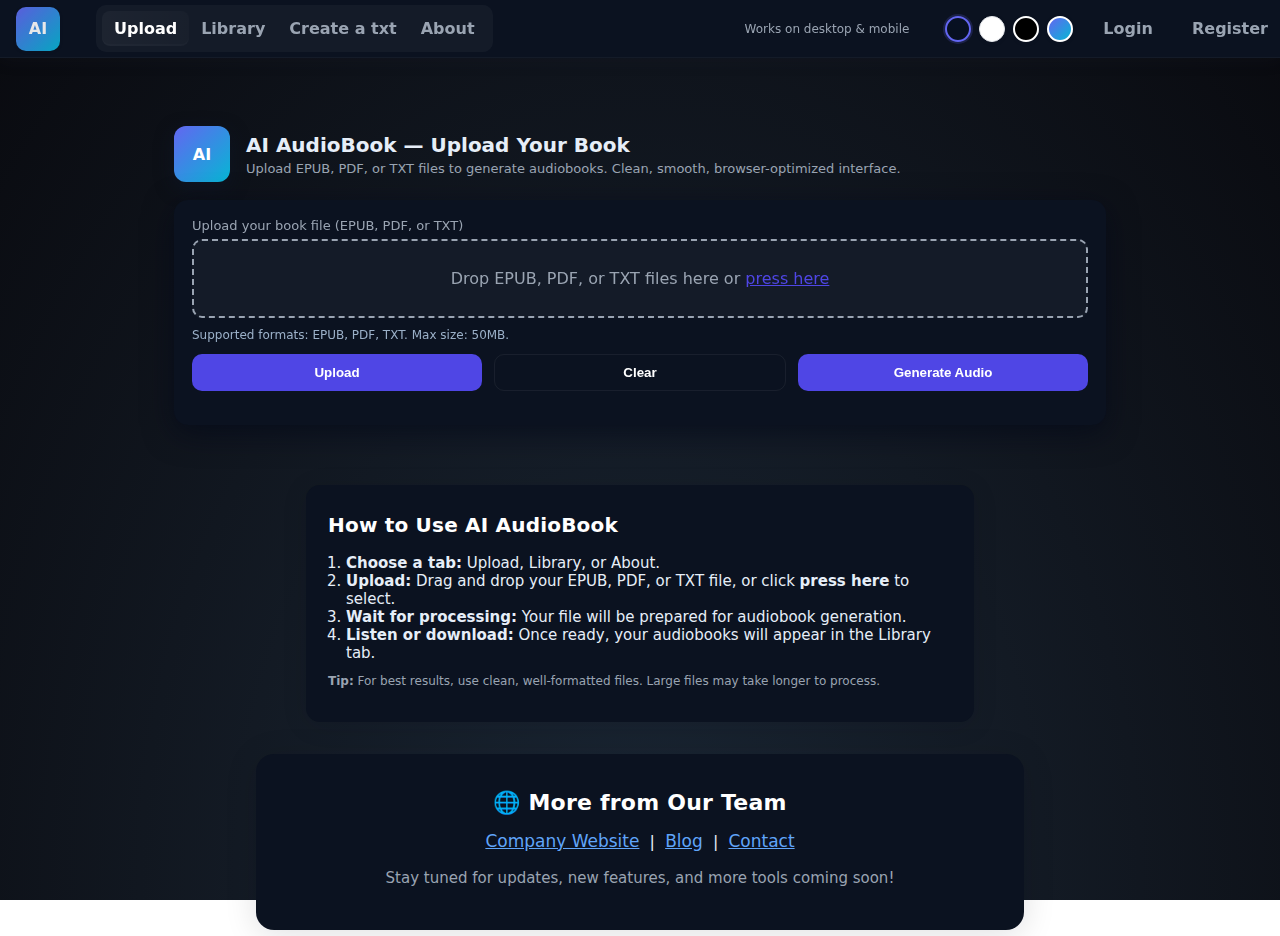
<file: index.html>
<!doctype html>
<html lang="en">
<head>
  <meta charset="utf-8" />
  <meta name="viewport" content="width=device-width,initial-scale=1" />
  <title>AI AudioBook — Upload</title>
  <meta name="description" content="Upload EPUB, PDF, or TXT files to generate audiobooks. Clean, smooth, browser-optimized interface." />
  <link rel="stylesheet" href="static/css/style.css">
</head>
<body>
  <div class="topbar">
    <div class="topbar-logo" aria-label="Logo placeholder">AI</div>
    <div class="tabs" role="tablist" aria-label="Choose type">
      <div class="tab active" data-type="upload">Upload</div>
      <div class="tab" data-type="library">Library</div>
      <div class="tab" data-type="create">Create a txt</div>
      <div class="tab" data-type="about">About</div>
    </div>
    <div class="small">Works on desktop & mobile</div>
    <div class="color-switcher" title="Change color theme">
      <button class="color-btn" data-theme="default" aria-label="Default theme" style="background:linear-gradient(180deg,#071023 0%, #071020 60%);"></button>
      <button class="color-btn" data-theme="white" aria-label="White theme" style="background:#fff;border:1px solid #e5e7eb"></button>
      <button class="color-btn" data-theme="black" aria-label="Black theme" style="background:#000;"></button>
      <button id="pickerBtn" class="color-btn" data-theme="picker" style="background: linear-gradient(135deg,#6366f1,#06b6d4)"></button>
      <input type="color" id="colorPicker" style="display:none">
    </div>
    <div class="topbar-auth-dropdown" tabindex="0">
      <span class="auth-icon" aria-label="Account"></span>
      <div class="auth-dropdown-menu">
        <div class="tab" data-type="login" style="display:inline-block; margin-right:10px;">Login</div>
        <div class="tab" data-type="register" style="display:inline-block;">Register</div>
      </div>
    </div>
  </div>
  <div class="wrap">
    <header>
      <div class="logo">AI</div>
      <div>
        <h1>AI AudioBook — Upload Your Book</h1>
        <p class="lead">Upload EPUB, PDF, or TXT files to generate audiobooks. Clean, smooth, browser-optimized interface.</p>
      </div>
    </header>

    <div class="card">
      <!-- Upload panel -->
      <div id="panel-upload" class="panel">
        <div class="field">
          <label>Upload your book file (EPUB, PDF, or TXT)</label>
          <div id="drop-area" class="drop-area">
            <span id="drop-area-text">Drop EPUB, PDF, or TXT files here or <span id="choose-file-link" style="color:#4f46e5;cursor:pointer;text-decoration:underline;">press here</span></span>
            <input id="input-file" type="file" accept=".epub,.pdf,.txt" style="display:none" />
          </div>
          <div class="hint" id="file-hint">
            Supported formats: EPUB, PDF, TXT. Max size: 50MB.
          </div>
          <div class="file-error" id="file-error" style="display:none"></div>
        </div>
        <div class="field row">
          <button id="btn-upload" disabled>Upload</button>
          <button class="ghost" id="btn-clear">Clear</button>
          <button id="btn-generate-audio" disabled>Generate Audio</button>
        </div>
        <ul id="file-list" style="margin-top:12px"></ul>
      </div>

      <!-- Library panel -->
      <div id="panel-library" class="panel" style="display:none">
        <div class="field">
          <label>Your uploaded audiobooks will appear here.</label>
        </div>
        <div class="hint">No books yet.</div>
      </div>

      <!-- Panel Login -->
      <div id="panel-login" class="panel" style="display:none; padding:15px; border:1px solid #ccc; border-radius:8px; width:250px;">
        <div class="field">
          <label>Login to your account</label><br><br>

          <label>Username:</label><br>
          <input type="text" style="width:100%; padding:6px; margin:5px 0; border:1px solid #aaa; border-radius:4px;"><br>

          <label>Password:</label><br>
          <input type="password" style="width:100%; padding:6px; margin:5px 0; border:1px solid #aaa; border-radius:4px;">
        </div>
        <div class="hint" style="margin-top:10px; color:#666; font-size:14px;">Enter your login details above.</div>
      </div>

      <!-- Panel Register -->
      <div id="panel-register" class="panel" style="display:none; padding:15px; border:1px solid #ccc; border-radius:8px; width:250px;">
        <div class="field">
          <label>Create a new account</label><br><br>

          <label>Username:</label><br>
          <input type="text" style="width:100%; padding:6px; margin:5px 0; border:1px solid #aaa; border-radius:4px;"><br>

          <label>Email:</label><br>
          <input type="email" style="width:100%; padding:6px; margin:5px 0; border:1px solid #aaa; border-radius:4px;"><br>

          <label>Password:</label><br>
          <input type="password" style="width:100%; padding:6px; margin:5px 0; border:1px solid #aaa; border-radius:4px;">
        </div>
        <div class="hint" style="margin-top:10px; color:#666; font-size:14px;">Fill in your details to register.</div>
      </div>

      <!-- Create txt file by sigma-->
      <div id="panel-create" class="panel" style="display:none">
        <h3>Create TXT</h3>

        <div class="field">
          <label for="filename">Name file:</label>
          <input type="text" id="filename" placeholder="enter-file-name">
        </div>
        <br>

        <div class="field">
          <label for="content">Content:</label><br>
          <textarea id="content" rows="6" cols="40" placeholder="enter-content-here"></textarea>
        </div>
        <br>

        <button onclick="downloadTxt()">Download TXT file</button>
      </div>

      <!-- About panel -->
      <div id="panel-about" class="panel" style="display:none">
        <div class="field">
          <label>About AI AudioBook</label>
          <div class="hint">
            This tool lets you upload your book files and generate audiobooks using AI. All processing happens securely in your browser or on our servers.
          </div>
        </div>
      </div>
    </div>
  </div>

  <!-- Simple Guide Section -->
  <section class="guide-section">
    <div class="guide-card">
      <h2>How to Use AI AudioBook</h2>
      <ol>
        <li><strong>Choose a tab:</strong> Upload, Library, or About.</li>
        <li><strong>Upload:</strong> Drag and drop your EPUB, PDF, or TXT file, or click <b>press here</b> to select.</li>
        <li><strong>Wait for processing:</strong> Your file will be prepared for audiobook generation.</li>
        <li><strong>Listen or download:</strong> Once ready, your audiobooks will appear in the Library tab.</li>
      </ol>
      <p class="small" style="margin-top:12px;color:var(--muted)">
        <b>Tip:</b> For best results, use clean, well-formatted files. Large files may take longer to process.
      </p>
    </div>
  </section>

  <!-- Persistent Bottom Info Section -->
  <section class="bottom-info-section">
    <div class="bottom-info-card">
      <h2>🌐 More from Our Team</h2>
      <p>
        <a href="#" target="_blank">Company Website</a> &nbsp;|&nbsp;
        <a href="#" target="_blank">Blog</a> &nbsp;|&nbsp;
        <a href="#" target="_blank">Contact</a>
      </p>
      <p class="bottom-note">
        Stay tuned for updates, new features, and more tools coming soon!
      </p>
    </div>
  </section>
<script src = 'static/js/script.js'></script>
</body>
</html>
</file>
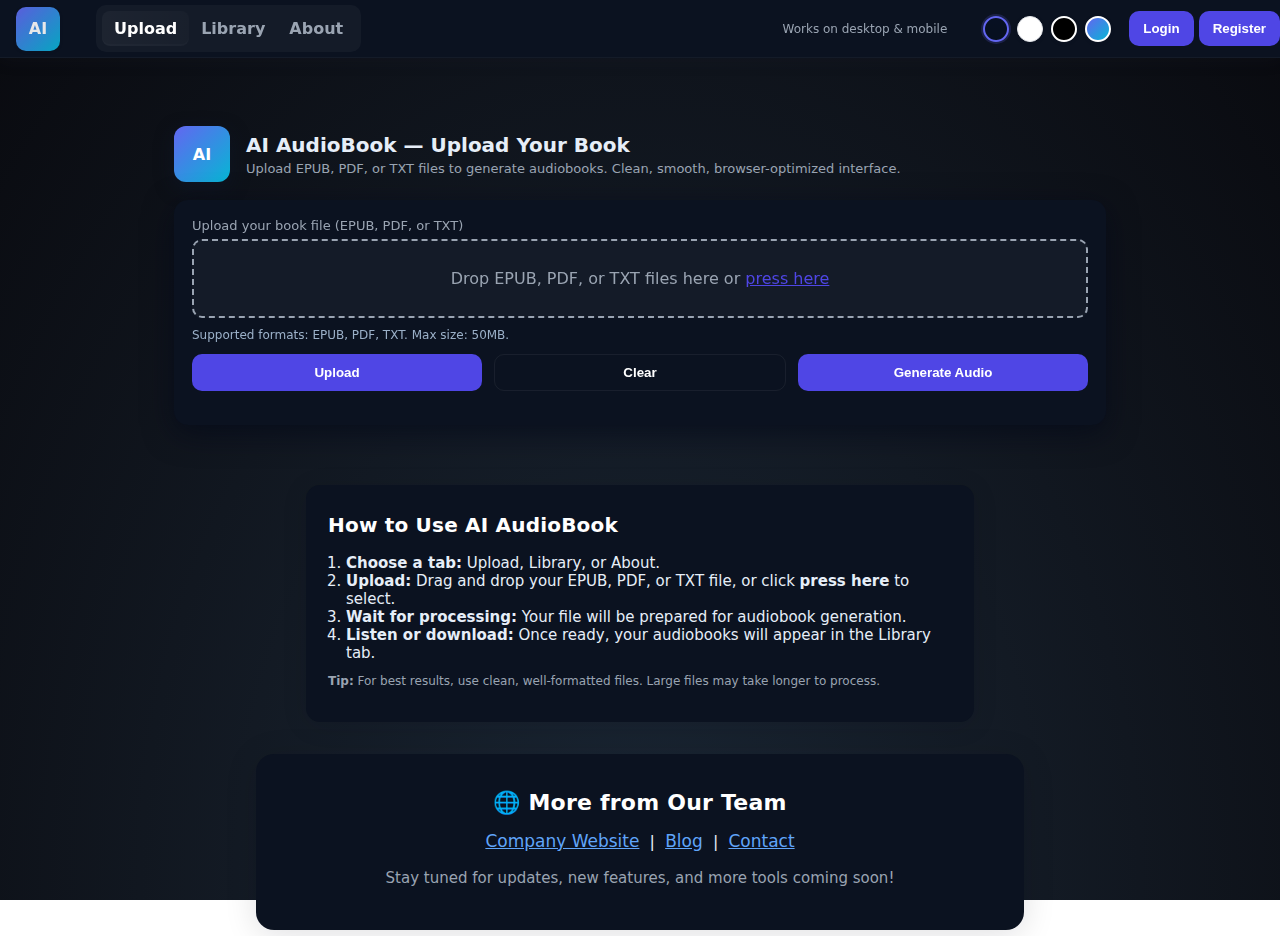
<file: code/index.html>
<!doctype html>
<html lang="en">
<head>
  <meta charset="utf-8" />
  <meta name="viewport" content="width=device-width,initial-scale=1" />
  <title>AI AudioBook — Upload</title>
  <meta name="description" content="Upload EPUB, PDF, or TXT files to generate audiobooks. Clean, smooth, browser-optimized interface." />
  <link rel="stylesheet" href="/static/css/style.css">
</head>
<body>
  <div class="topbar">
    <div class="topbar-logo" aria-label="Logo placeholder">AI</div>
    <div class="tabs" role="tablist" aria-label="Choose type">
      <div class="tab active" data-type="upload">Upload</div>
      <div class="tab" data-type="library">Library</div>
      <div class="tab" data-type="about">About</div>
    </div>
    <div class="small">Works on desktop & mobile</div>
    <div class="color-switcher" title="Change color theme">
      <button class="color-btn" data-theme="default" aria-label="Default theme" style="background:linear-gradient(180deg,#071023 0%, #071020 60%);"></button>
      <button class="color-btn" data-theme="white" aria-label="White theme" style="background:#fff;border:1px solid #e5e7eb"></button>
      <button class="color-btn" data-theme="black" aria-label="Black theme" style="background:#000;"></button>
      <button id="pickerBtn" class="color-btn" data-theme="picker" style="background: linear-gradient(135deg,#6366f1,#06b6d4)"></button>
      <input type="color" id="colorPicker" style="display:none">
    </div>
    <div class="topbar-auth-dropdown" tabindex="0">
      <span class="auth-icon" aria-label="Account"></span>
      <div class="auth-dropdown-menu">
        <button class="auth-btn" id="auth-login-btn">Login</button>
        <button class="auth-btn" id="auth-register-btn">Register</button>
      </div>
    </div>
  </div>

  <div class="wrap">
    <header>
      <div class="logo">AI</div>
      <div>
        <h1>AI AudioBook — Upload Your Book</h1>
        <p class="lead">Upload EPUB, PDF, or TXT files to generate audiobooks. Clean, smooth, browser-optimized interface.</p>
      </div>
    </header>

    <div class="card">
      <!-- Upload panel -->
      <div id="panel-upload" class="panel">
        <div class="field">
          <label>Upload your book file (EPUB, PDF, or TXT)</label>
          <div id="drop-area" class="drop-area">
            <span id="drop-area-text">Drop EPUB, PDF, or TXT files here or <span id="choose-file-link" style="color:#4f46e5;cursor:pointer;text-decoration:underline;">press here</span></span>
            <input id="input-file" type="file" accept=".epub,.pdf,.txt" style="display:none" />
          </div>
          <div class="hint" id="file-hint">
            Supported formats: EPUB, PDF, TXT. Max size: 50MB.
          </div>
          <div class="file-error" id="file-error" style="display:none"></div>
        </div>
        <div class="field row">
          <button id="btn-upload" disabled>Upload</button>
          <button class="ghost" id="btn-clear">Clear</button>
          <button id="btn-generate-audio" disabled>Generate Audio</button>
        </div>
        <ul id="file-list" style="margin-top:12px"></ul>
      </div>

      <!-- Library panel -->
      <div id="panel-library" class="panel" style="display:none">
        <div class="field">
          <label>Your uploaded audiobooks will appear here.</label>
        </div>
        <div class="hint">No books yet.</div>
      </div>

      <!-- About panel -->
      <div id="panel-about" class="panel" style="display:none">
        <div class="field">
          <label>About AI AudioBook</label>
          <div class="hint">
            This tool lets you upload your book files and generate audiobooks using AI. All processing happens securely in your browser or on our servers.
          </div>
        </div>
      </div>
    </div>
  </div>

  <!-- Simple Guide Section -->
  <section class="guide-section">
    <div class="guide-card">
      <h2>How to Use AI AudioBook</h2>
      <ol>
        <li><strong>Choose a tab:</strong> Upload, Library, or About.</li>
        <li><strong>Upload:</strong> Drag and drop your EPUB, PDF, or TXT file, or click <b>press here</b> to select.</li>
        <li><strong>Wait for processing:</strong> Your file will be prepared for audiobook generation.</li>
        <li><strong>Listen or download:</strong> Once ready, your audiobooks will appear in the Library tab.</li>
      </ol>
      <p class="small" style="margin-top:12px;color:var(--muted)">
        <b>Tip:</b> For best results, use clean, well-formatted files. Large files may take longer to process.
      </p>
    </div>
  </section>

  <!-- Persistent Bottom Info Section -->
  <section class="bottom-info-section">
    <div class="bottom-info-card">
      <h2>🌐 More from Our Team</h2>
      <p>
        <a href="#" target="_blank">Company Website</a> &nbsp;|&nbsp;
        <a href="#" target="_blank">Blog</a> &nbsp;|&nbsp;
        <a href="#" target="_blank">Contact</a>
      </p>
      <p class="bottom-note">
        Stay tuned for updates, new features, and more tools coming soon!
      </p>
    </div>
  </section>
<script src = '/static/js/script.js'></script>
</body>
</html>
</file>
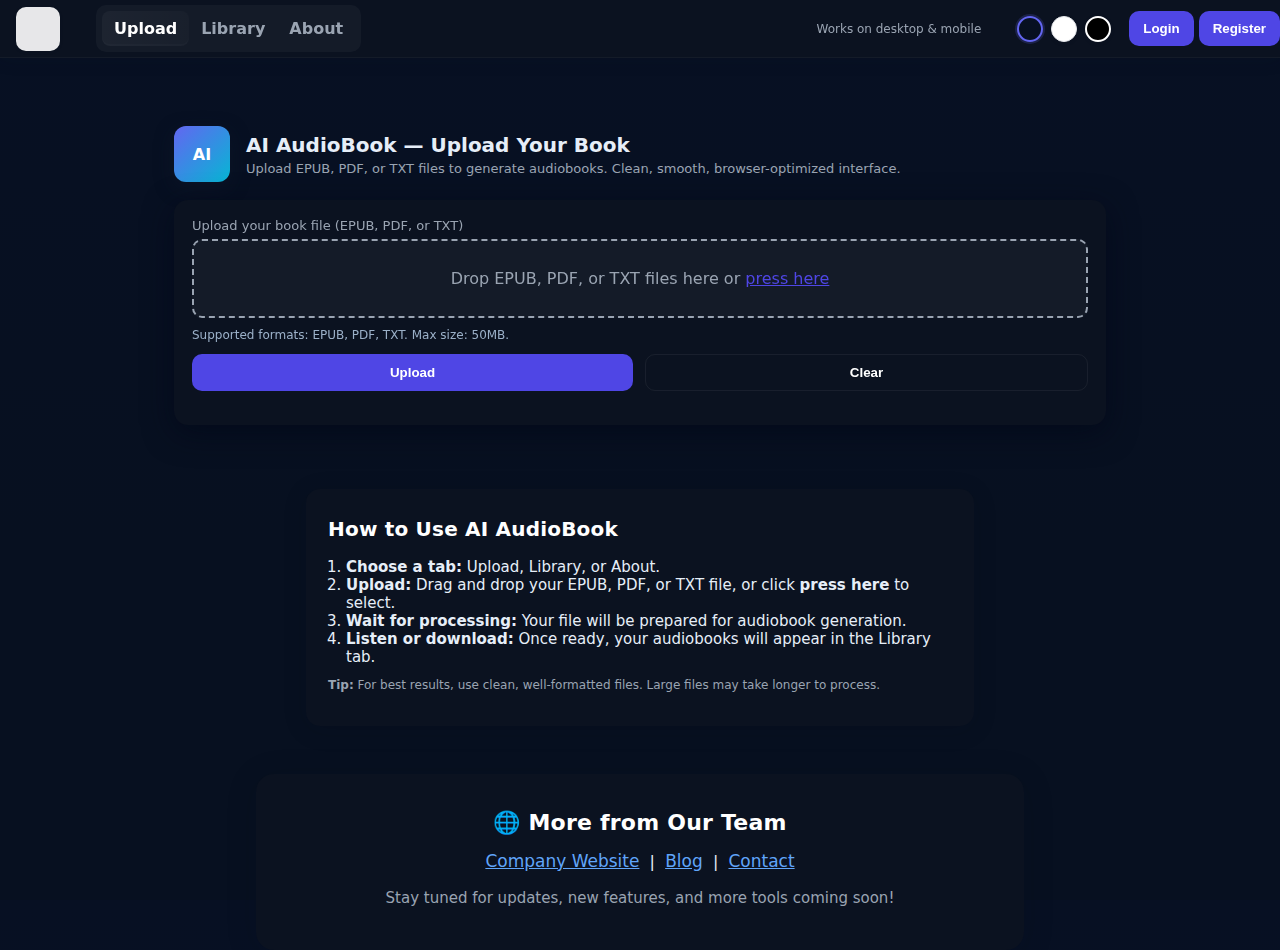
<file: frontend.html>
<!doctype html>
<html lang="en">
<head>
  <meta charset="utf-8" />
  <meta name="viewport" content="width=device-width,initial-scale=1" />
  <title>AI AudioBook — Upload</title>
  <meta name="description" content="Upload EPUB, PDF, or TXT files to generate audiobooks. Clean, smooth, browser-optimized interface." />

  <style>
    :root{--bg:#0f1724;--card:#0b1220;--muted:#9aa4b2;--accent:#4f46e5;--glass: rgba(255,255,255,0.04)}
    *{box-sizing:border-box}
    html,body{height:100%}
    body{font-family:Inter, ui-sans-serif, system-ui, -apple-system, 'Segoe UI', Roboto, 'Helvetica Neue', Arial; margin:0; background:linear-gradient(180deg,#071023 0%, #071020 60%); color:#e6eef8; -webkit-font-smoothing:antialiased}
    .topbar {
      position: fixed;
      top: 0; left: 0; right: 0;
      z-index: 100;
      background: var(--card);
      box-shadow: 0 2px 16px rgba(15,23,42,0.13);
      border-bottom: 1px solid rgba(255,255,255,0.04);
      display: flex;
      align-items: center;
      min-height: 58px;
    }
    .topbar-logo {
      width: 44px;
      height: 44px;
      margin-left: 16px;
      margin-right: 12px;
      border-radius: 10px;
      background: #fff;
      opacity: 0.9;
      box-shadow: 0 1px 4px rgba(15,23,42,0.10);
      display: flex;
      align-items: center;
      justify-content: center;
    }
    .topbar .tabs {
      margin: 0 0 0 24px;
    }
    .topbar .small {
      margin-left: auto;
      margin-right: 24px;
    }
    .wrap {
      max-width:980px;
      margin: 36px auto;
      padding: 24px;
      padding-top: 90px;
    }
    @media (max-width:640px){
      .topbar-logo { width: 36px; height: 36px; margin-left: 4px; margin-right: 6px; }
      .topbar .tabs { margin-left: 8px; }
      .topbar .small { margin-right: 8px; }
      .wrap { padding-top: 110px; }
    }
    header{display:flex;align-items:center;gap:16px;margin-bottom:18px}
    .logo{width:56px;height:56px;border-radius:12px;background:linear-gradient(135deg,#6366f1,#06b6d4);display:flex;align-items:center;justify-content:center;font-weight:700;color:white;box-shadow:0 6px 18px rgba(15,23,42,0.6)}
    h1{font-size:20px;margin:0}
    p.lead{margin:4px 0 0;color:var(--muted);font-size:13px}
    .card{background:var(--card);border-radius:14px;padding:18px;backdrop-filter: blur(6px);box-shadow:0 8px 30px rgba(2,6,23,0.6)}
    .tabs{display:flex;background:var(--glass);padding:6px;border-radius:10px}
    .tab{padding:8px 12px;border-radius:8px;cursor:pointer;font-weight:600;color:var(--muted)}
    .tab.active{background:linear-gradient(90deg,rgba(255,255,255,0.04), rgba(255,255,255,0.02));color:white;box-shadow:inset 0 -2px 0 rgba(255,255,255,0.02)}
    .field{margin-bottom:12px}
    label{display:block;font-size:13px;margin-bottom:6px;color:var(--muted)}
    input[type=text], input[type=url], input[type=file], textarea{width:100%;padding:10px;border-radius:8px;border:1px solid rgba(255,255,255,0.03);background:transparent;color:inherit;font-size:14px}
    input[type=file]{display:block}
    .row{display:flex;gap:12px}
    .row > *{flex:1}
    .actions{display:flex;gap:10px;align-items:center}
    button{background:var(--accent);border:none;color:white;padding:10px 14px;border-radius:10px;font-weight:600;cursor:pointer}
    button.ghost{background:transparent;border:1px solid rgba(255,255,255,0.06)}
    .preview{display:flex;gap:18px;align-items:flex-start;flex-wrap:wrap;margin-top:12px}
    .qcard{background:linear-gradient(180deg,#091022,#071017);padding:14px;border-radius:12px;display:flex;flex-direction:column;align-items:center;gap:10px;min-width:220px}
    .qimg{width:220px;height:220px;background:white;padding:12px;border-radius:8px;display:flex;align-items:center;justify-content:center}
    .meta{font-size:13px;color:var(--muted);text-align:center}
    footer{margin-top:16px;color:var(--muted);font-size:13px}
    .hint{font-size:12px;color:#9bb0c8}
    .small{font-size:12px;color:var(--muted)}
    .notice{background:rgba(79,70,229,0.06);padding:10px;border-radius:8px;color:#dfe8ff;border:1px solid rgba(79,70,229,0.12);font-size:13px}
    @media (max-width:640px){.row{flex-direction:column}.qimg{width:180px;height:180px}}
    .guide-section {
      max-width: 700px;
      margin: 40px auto 32px auto;
      padding: 0 16px;
    }
    .guide-card {
      background: var(--card);
      border-radius: 14px;
      box-shadow: 0 4px 24px rgba(2,6,23,0.13);
      padding: 28px 22px 22px 22px;
      color: #e6eef8;
    }
    .guide-card h2 {
      margin-top: 0;
      font-size: 20px;
      color: #fff;
      letter-spacing: 0.01em;
    }
    .guide-card ol {
      margin: 16px 0 0 18px;
      padding: 0;
      font-size: 15px;
    }
    .guide-card ul {
      margin: 6px 0 0 18px;
      font-size: 14px;
      color: var(--muted);
    }
    @media (max-width:640px){
      .guide-card { padding: 18px 8px 14px 8px; }
      .guide-section { margin: 28px auto 18px auto; }
    }
    .bottom-info-section {
      max-width: 800px;
      margin: 48px auto 32px auto;
      padding: 0 16px;
    }
    .bottom-info-card {
      background: var(--card);
      border-radius: 18px;
      box-shadow: 0 4px 32px rgba(2,6,23,0.13);
      padding: 36px 28px 28px 28px;
      color: #e6eef8;
      text-align: center;
    }
    .bottom-info-card h2 {
      margin-top: 0;
      font-size: 22px;
      color: #fff;
      letter-spacing: 0.01em;
      margin-bottom: 14px;
    }
    .bottom-info-card a {
      color: #60a5fa;
      text-decoration: underline;
      font-weight: 500;
      transition: color 0.2s;
      font-size: 17px;
    }
    .bottom-info-card a:hover {
      color: #a5b4fc;
    }
    .bottom-note {
      margin-top: 18px;
      color: var(--muted);
      font-size: 15px;
    }
    @media (max-width:640px){
      .bottom-info-card { padding: 18px 8px 14px 8px; }
      .bottom-info-section { margin: 28px auto 18px auto; }
    }
    .color-switcher {
      display: flex;
      align-items: center;
      gap: 8px;
      margin-right: 18px;
      margin-left: 12px;
    }
    .color-btn {
      width: 26px;
      height: 26px;
      border-radius: 50%;
      border: 2px solid #fff;
      outline: none;
      cursor: pointer;
      transition: border 0.2s, box-shadow 0.2s;
      box-shadow: 0 1px 4px rgba(15,23,42,0.10);
      padding: 0;
    }
    .color-btn.selected, .color-btn:focus {
      border: 2.5px solid #6366f1;
      box-shadow: 0 0 0 2px #6366f133;
    }
    @media (max-width:640px){
      .color-switcher { margin-right: 4px; }
      .color-btn { width: 22px; height: 22px; }
    }
    .drop-area {
      border: 2px dashed var(--muted, #9aa4b2);
      border-radius: 10px;
      padding: 28px 0;
      text-align: center;
      background: var(--glass, rgba(255,255,255,0.04));
      color: var(--muted, #9aa4b2);
      font-size: 16px;
      cursor: pointer;
      transition: border-color 0.2s, background 0.2s;
      margin-bottom: 10px;
      position: relative;
    }
    .drop-area.dragover {
      border-color: var(--accent, #4f46e5);
      background: rgba(99,102,241,0.08);
      color: var(--accent, #4f46e5);
    }
    .drop-area input[type="file"] {
      display: none;
    }
    @media (max-width:640px){
      .drop-area { font-size: 14px; padding: 18px 0; }
    }
  </style>
</head>
<body>
  <div class="topbar">
    <div class="topbar-logo" aria-label="Logo placeholder"></div>
    <div class="tabs" role="tablist" aria-label="Choose type">
      <div class="tab active" data-type="upload">Upload</div>
      <div class="tab" data-type="library">Library</div>
      <div class="tab" data-type="about">About</div>
    </div>
    <div class="small">Works on desktop & mobile</div>
    <div class="color-switcher" title="Change color theme">
      <button class="color-btn" data-theme="default" aria-label="Default theme" style="background:linear-gradient(180deg,#071023 0%, #071020 60%);"></button>
      <button class="color-btn" data-theme="white" aria-label="White theme" style="background:#fff;border:1px solid #e5e7eb"></button>
      <button class="color-btn" data-theme="black" aria-label="Black theme" style="background:#000;"></button>
    </div>
    <div class="topbar-auth-dropdown" tabindex="0">
      <span class="auth-icon" aria-label="Account"></span>
      <div class="auth-dropdown-menu">
        <button class="auth-btn" id="auth-login-btn">Login</button>
        <button class="auth-btn" id="auth-register-btn">Register</button>
      </div>
    </div>
  </div>

  <div class="wrap">
    <header>
      <div class="logo">AI</div>
      <div>
        <h1>AI AudioBook — Upload Your Book</h1>
        <p class="lead">Upload EPUB, PDF, or TXT files to generate audiobooks. Clean, smooth, browser-optimized interface.</p>
      </div>
    </header>

    <div class="card">
      <!-- Upload panel -->
      <div id="panel-upload" class="panel">
        <div class="field">
          <label>Upload your book file (EPUB, PDF, or TXT)</label>
          <div id="drop-area" class="drop-area">
            <span id="drop-area-text">Drop EPUB, PDF, or TXT files here or <span id="choose-file-link" style="color:#4f46e5;cursor:pointer;text-decoration:underline;">press here</span></span>
            <input id="input-file" type="file" accept=".epub,.pdf,.txt" style="display:none" />
          </div>
          <div class="hint" id="file-hint">
            Supported formats: EPUB, PDF, TXT. Max size: 50MB.
          </div>
          <div class="file-error" id="file-error" style="display:none"></div>
        </div>
        <div class="field row">
          <button id="btn-upload" disabled>Upload</button>
          <button class="ghost" id="btn-clear">Clear</button>
        </div>
        <ul id="file-list" style="margin-top:12px"></ul>
      </div>

      <!-- Library panel -->
      <div id="panel-library" class="panel" style="display:none">
        <div class="field">
          <label>Your uploaded audiobooks will appear here.</label>
        </div>
        <div class="hint">No books yet.</div>
      </div>

      <!-- About panel -->
      <div id="panel-about" class="panel" style="display:none">
        <div class="field">
          <label>About AI AudioBook</label>
          <div class="hint">
            This tool lets you upload your book files and generate audiobooks using AI. All processing happens securely in your browser or on our servers.
          </div>
        </div>
      </div>
    </div>
  </div>

  <!-- Simple Guide Section -->
  <section class="guide-section">
    <div class="guide-card">
      <h2>How to Use AI AudioBook</h2>
      <ol>
        <li><strong>Choose a tab:</strong> Upload, Library, or About.</li>
        <li><strong>Upload:</strong> Drag and drop your EPUB, PDF, or TXT file, or click <b>press here</b> to select.</li>
        <li><strong>Wait for processing:</strong> Your file will be prepared for audiobook generation.</li>
        <li><strong>Listen or download:</strong> Once ready, your audiobooks will appear in the Library tab.</li>
      </ol>
      <p class="small" style="margin-top:12px;color:var(--muted)">
        <b>Tip:</b> For best results, use clean, well-formatted files. Large files may take longer to process.
      </p>
    </div>
  </section>

  <!-- Persistent Bottom Info Section -->
  <section class="bottom-info-section">
    <div class="bottom-info-card">
      <h2>🌐 More from Our Team</h2>
      <p>
        <a href="#" target="_blank">Company Website</a> &nbsp;|&nbsp;
        <a href="#" target="_blank">Blog</a> &nbsp;|&nbsp;
        <a href="#" target="_blank">Contact</a>
      </p>
      <p class="bottom-note">
        Stay tuned for updates, new features, and more tools coming soon!
      </p>
    </div>
  </section>

  <script>
    // Theme switching logic (UI only)
    const themes = {
      default: {
        '--bg': '#0f1724',
        '--card': '#0b1220',
        '--muted': '#9aa4b2',
        '--accent': '#4f46e5',
        '--glass': 'rgba(255,255,255,0.04)',
        bodyBg: 'linear-gradient(180deg,#071023 0%, #071020 60%)',
        text: '#e6eef8'
      },
      white: {
        '--bg': '#f8fafc',
        '--card': '#fff',
        '--muted': '#64748b',
        '--accent': '#6366f1',
        '--glass': 'rgba(0,0,0,0.03)',
        bodyBg: '#fff',
        text: '#222'
      },
      black: {
        '--bg': '#000',
        '--card': '#18181b',
        '--muted': '#a1a1aa',
        '--accent': '#6366f1',
        '--glass': 'rgba(255,255,255,0.03)',
        bodyBg: '#000',
        text: '#f4f4f5'
      }
    };
    function setTheme(theme) {
      const t = themes[theme] || themes.default;
      for (const key in t) {
        if (key.startsWith('--')) {
          document.documentElement.style.setProperty(key, t[key]);
        }
      }
      document.body.style.background = t.bodyBg;
      document.body.style.color = t.text;
      document.querySelectorAll('.card,.guide-card,.bottom-info-card').forEach(el=>{
        el.style.color = t.text;
      });
      document.querySelectorAll('.color-btn').forEach(btn=>{
        btn.classList.toggle('selected', btn.dataset.theme === theme);
      });
    }
    document.querySelectorAll('.color-btn').forEach(btn=>{
      btn.addEventListener('click', ()=>{
        setTheme(btn.dataset.theme);
        localStorage.setItem('aiaudiobook_theme', btn.dataset.theme);
      });
    });
    setTheme(localStorage.getItem('aiaudiobook_theme') || 'default');

    // Tab switching (UI only)
    const tabs = document.querySelectorAll('.tab');
    tabs.forEach(t => t.addEventListener('click', ()=>{
      tabs.forEach(x=>x.classList.remove('active'));
      t.classList.add('active');
      const type = t.dataset.type;
      document.querySelectorAll('.panel').forEach(p=>p.style.display='none');
      document.getElementById('panel-'+type).style.display='block';
    }));

    // Drop area UI (no upload logic)
    const dropArea = document.getElementById('drop-area');
    const inputFile = document.getElementById('input-file');
    const dropAreaText = document.getElementById('drop-area-text');
    const chooseFileLink = document.getElementById('choose-file-link');
    const btnUpload = document.getElementById('btn-upload');
    const btnClear = document.getElementById('btn-clear');
    const fileList = document.getElementById('file-list');
    const fileError = document.getElementById('file-error');
    const fileHint = document.getElementById('file-hint');

    dropArea.onclick = (e) => {
      inputFile.click();
    };
    chooseFileLink.onclick = (e) => {
      e.stopPropagation();
      inputFile.click();
    };
    dropArea.ondragover = (e) => {
      e.preventDefault();
      dropArea.classList.add('dragover');
      dropAreaText.textContent = "Drop your file here";
    };
    dropArea.ondragleave = (e) => {
      e.preventDefault();
      dropArea.classList.remove('dragover');
      dropAreaText.innerHTML = 'Drop EPUB, PDF, or TXT files here or <span id="choose-file-link" style="color:#4f46e5;cursor:pointer;text-decoration:underline;">press here</span>';
      document.getElementById('choose-file-link').onclick = (e) => { e.stopPropagation(); inputFile.click(); };
    };
    dropArea.ondrop = (e) => {
      e.preventDefault();
      dropArea.classList.remove('dragover');
      dropAreaText.innerHTML = 'Drop EPUB, PDF, or TXT files here or <span id="choose-file-link" style="color:#4f46e5;cursor:pointer;text-decoration:underline;">press here</span>';
      document.getElementById('choose-file-link').onclick = (e) => { e.stopPropagation(); inputFile.click(); };
      if (e.dataTransfer.files && e.dataTransfer.files.length > 0) {
        inputFile.files = e.dataTransfer.files;
        showFileList();
      }
    };
    inputFile.onchange = () => {
      showFileList();
    };
    function showFileList() {
      fileList.innerHTML = '';
      fileError.style.display = "none";
      btnUpload.disabled = true;
      if (inputFile.files && inputFile.files.length > 0) {
        const file = inputFile.files[0];
        const ext = file.name.split('.').pop().toLowerCase();
        if (['epub', 'pdf', 'txt'].includes(ext)) {
          const li = document.createElement('li');
          li.textContent = `✅ ${file.name}`;
          fileList.appendChild(li);
          btnUpload.disabled = false;
        } else {
          const li = document.createElement('li');
          li.textContent = `❌ ${file.name} (unsupported type)`;
          fileList.appendChild(li);
          fileError.textContent = "Unsupported file type.";
          fileError.style.display = "block";
        }
      }
    }
    btnClear.onclick = () => {
      inputFile.value = '';
      fileList.innerHTML = '';
      btnUpload.disabled = true;
      fileError.style.display = "none";
      dropAreaText.innerHTML = 'Drop EPUB, PDF, or TXT files here or <span id="choose-file-link" style="color:#4f46e5;cursor:pointer;text-decoration:underline;">press here</span>';
      document.getElementById('choose-file-link').onclick = (e) => { e.stopPropagation(); inputFile.click(); };
    };
  </script>
</body>
</html>
</file>
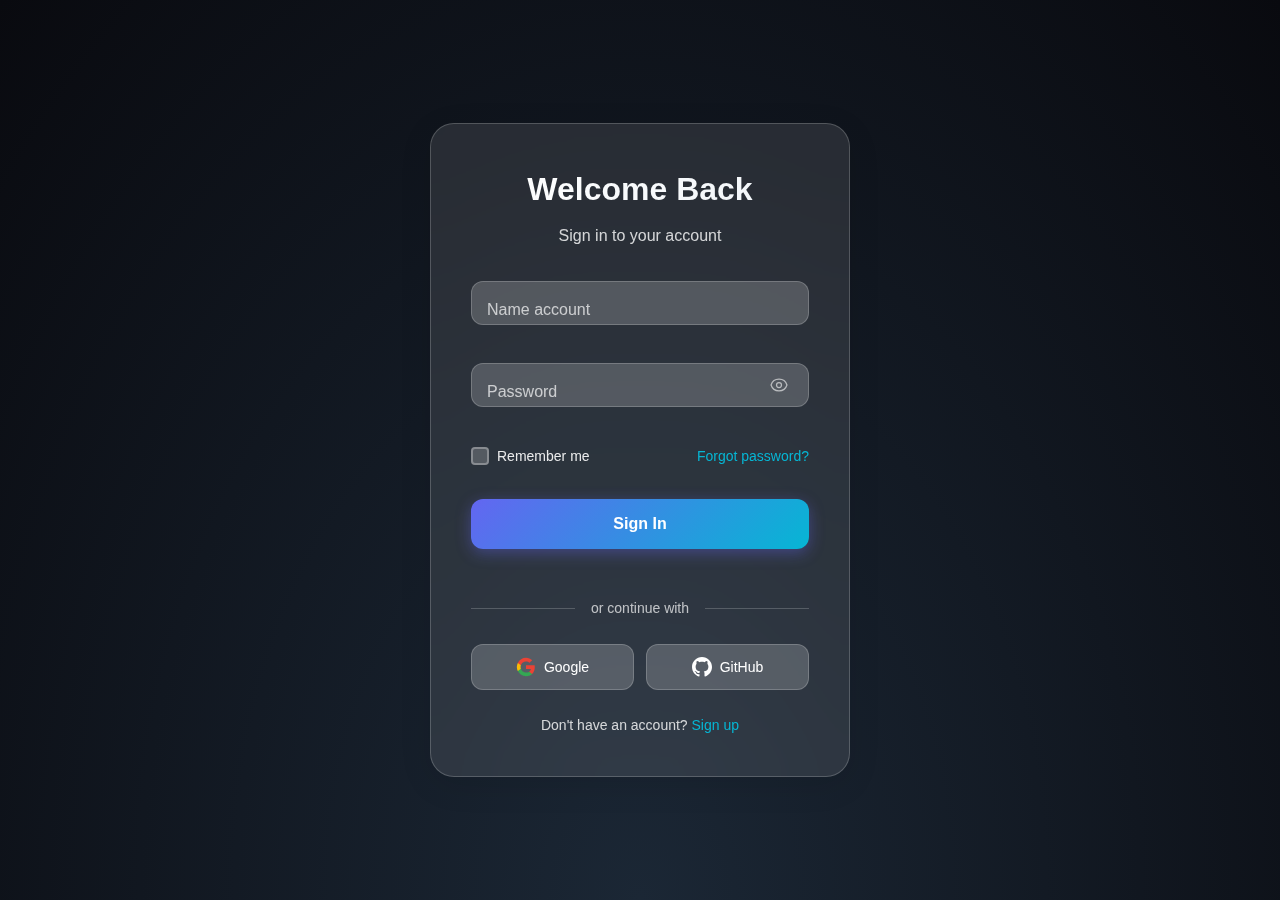
<file: login.html>
<!doctype html>
<html lang="en">
<head>
    <meta charset="UTF-8">
    <meta name="viewport" content="width=device-width, initial-scale=1.0">
    <title>Glassmorphism Login Form</title>
    <link rel="stylesheet" href="static/css/login.css">
</head>
<body>
    <div class="login-container">
        <div class="login-card">
            <div class="login-header">
                <h2>Welcome Back</h2>
                <p>Sign in to your account</p>
            </div>
            
            <form class="login-form" id="loginForm" novalidate>
                <div class="form-group">
                    <div class="input-wrapper">
                        <input type="email" id="email" name="email" required autocomplete="email">
                        <label for="email">Name account</label>
                        <span class="focus-border"></span>
                    </div>
                    <span class="error-message" id="emailError"></span>
                </div>

                <div class="form-group">
                    <div class="input-wrapper password-wrapper">
                        <input type="password" id="password" name="password" required autocomplete="current-password">
                        <label for="password">Password</label>
                        <button type="button" class="password-toggle" id="passwordToggle" aria-label="Toggle password visibility">
                            <span class="eye-icon"></span>
                        </button>
                        <span class="focus-border"></span>
                    </div>
                    <span class="error-message" id="passwordError"></span>
                </div>

                <div class="form-options">
                    <label class="remember-wrapper">
                        <input type="checkbox" id="remember" name="remember">
                        <span class="checkbox-label">
                            <span class="checkmark"></span>
                            Remember me
                        </span>
                    </label>
                    <a href="#" class="forgot-password">Forgot password?</a>
                </div>

                <button type="submit" class="login-btn btn">
                    <span class="btn-text">Sign In</span>
                    <span class="btn-loader"></span>
                </button>
            </form>

            <div class="divider">
                <span>or continue with</span>
            </div>

            <div class="social-login">
                <button type="button" class="social-btn google-btn">
                    <span class="social-icon google-icon"></span>
                    Google
                </button>
                <button type="button" class="social-btn github-btn">
                    <span class="social-icon github-icon"></span>
                    GitHub
                </button>
            </div>

            <div class="signup-link">
                <p>Don't have an account? <a href="register.html">Sign up</a></p>
            </div>

            <div class="success-message" id="successMessage">
                <div class="success-icon">✓</div>
                <h3>Login Successful!</h3>
                <p>Redirecting to your dashboard...</p>
            </div>
        </div>
    </div>

    <script src="static/js/login.js"></script>
</body>
</html>
</file>
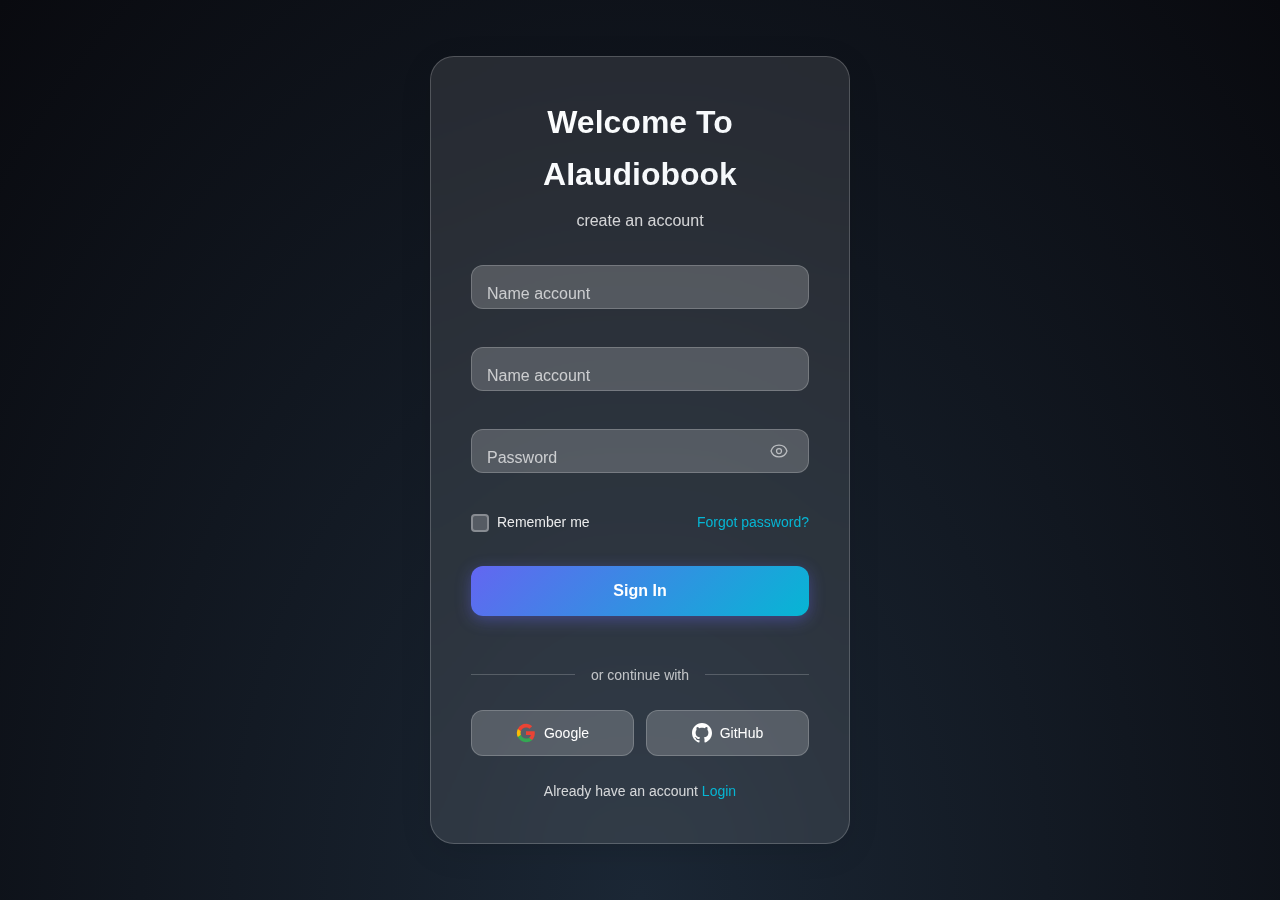
<file: register.html>
<!doctype html>
<html lang="en">
<head>
    <meta charset="UTF-8">
    <meta name="viewport" content="width=device-width, initial-scale=1.0">
    <title>Glassmorphism Login Form</title>
    <link rel="stylesheet" href="static/css/register.css">
</head>
<body>
    <div class="login-container">
        <div class="login-card">
            <div class="login-header">
                <h2>Welcome To AIaudiobook</h2>
                <p>create an account</p>
            </div>
            
            <form class="login-form" id="loginForm" novalidate>
                <div class="form-group">
                    <div class="input-wrapper">
                        <input type="email" id="email" name="email" required autocomplete="email">
                        <label for="email">Name account</label>
                        <span class="focus-border"></span>
                    </div>
                    <span class="error-message" id="emailError"></span>
                </div>

                <div class="form-group">
                    <div class="input-wrapper">
                        <input type="text" id="username" name="username" required autocomplete="username" placeholder=" ">
                        <label for="username">Name account</label>
                        <span class="focus-border"></span>
                    </div>
                    <span class="error-message" id="emailError"></span>
                </div>

                <div class="form-group">
                    <div class="input-wrapper password-wrapper">
                        <input type="password" id="password" name="password" required autocomplete="current-password">
                        <label for="password">Password</label>
                        <button type="button" class="password-toggle" id="passwordToggle" aria-label="Toggle password visibility">
                            <span class="eye-icon"></span>
                        </button>
                        <span class="focus-border"></span>
                    </div>
                    <span class="error-message" id="passwordError"></span>
                </div>

                <div class="form-options">
                    <label class="remember-wrapper">
                        <input type="checkbox" id="remember" name="remember">
                        <span class="checkbox-label">
                            <span class="checkmark"></span>
                            Remember me
                        </span>
                    </label>
                    <a href="#" class="forgot-password">Forgot password?</a>
                </div>

                <button type="submit" class="login-btn btn">
                    <span class="btn-text">Sign In</span>
                    <span class="btn-loader"></span>
                </button>
            </form>

            <div class="divider">
                <span>or continue with</span>
            </div>

            <div class="social-login">
                <button type="button" class="social-btn google-btn">
                    <span class="social-icon google-icon"></span>
                    Google
                </button>
                <button type="button" class="social-btn github-btn">
                    <span class="social-icon github-icon"></span>
                    GitHub
                </button>
            </div>

            <div class="signup-link">
                <p>Already have an account <a href="login.html">Login</a></p>
            </div>

            <div class="success-message" id="successMessage">
                <div class="success-icon">✓</div>
                <h3>Login Successful!</h3>
                <p>Redirecting to your dashboard...</p>
            </div>
        </div>
    </div>

    <script src="static/js/register.js"></script>
</body>
</html>
</file>
<file: static/css/style.css>
:root {
  --bg:#0f1724;
  --card:#0b1220;
  --muted:#9aa4b2;
  --accent:#4f46e5;
  --glass: rgba(255,255,255,0.04)
}
*{box-sizing:border-box}
html,body{height:100%}
body{
  font-family:Inter, ui-sans-serif, system-ui, -apple-system, 'Segoe UI', Roboto, 'Helvetica Neue', Arial;
  margin:0;
  background:linear-gradient(180deg,#8dfff9 0%, #f1b2ff 60%);
  color:#2d435e;
  -webkit-font-smoothing:antialiased
}
.topbar {
  position: fixed;
  top: 0; left: 0; right: 0;
  z-index: 100;
  background: var(--card);
  box-shadow: 0 2px 16px rgba(36, 41, 53, 0.13);
  border-bottom: 1px solid rgba(255,255,255,0.04);
  display: flex;
  align-items: center;
  min-height: 58px;
}
.topbar-logo {
  width: 44px;
  height: 44px;
  margin-left: 16px;
  margin-right: 12px;
  border-radius: 10px;
  background:linear-gradient(135deg,#6366f1,#06b6d4);
  font-weight:550;color:white;
  opacity: 0.9;
  box-shadow: 0 1px 4px rgba(15,23,42,0.10);
  display: flex;
  align-items: center;
  justify-content: center;
}
.topbar .tabs { margin: 0 0 0 24px; }
.topbar .small { margin-left: auto; margin-right: 24px; }
.wrap {
  max-width:980px;
  margin: 36px auto;
  padding: 24px;
  padding-top: 90px;
}
@media (max-width:640px){
  .topbar-logo { width: 36px; height: 36px; margin-left: 4px; margin-right: 6px; }
  .topbar .tabs { margin-left: 8px; }
  .topbar .small { margin-right: 8px; }
  .wrap { padding-top: 110px; }
}
header{
  display:flex;
  align-items:center;
  gap:16px;
  margin-bottom:18px}
.logo{
  width:56px;height:56px;border-radius:12px;
  background:linear-gradient(135deg,#6366f1,#06b6d4);
  display:flex;
  align-items:center;
  justify-content:center;
  font-weight:700;
  color:white;
  box-shadow:0 6px 18px rgba(15,23,42,0.6)
}
h1{font-size:20px;margin:0}
p.lead{margin:4px 0 0;
  color:var(--muted);
  font-size:13px}
.card{
  background:var(--card);
  border-radius:14px;
  padding:18px;
  backdrop-filter: blur(6px);
  box-shadow:0 8px 30px rgba(2,6,23,0.6);
  margin: auto;
}
.tabs{display:flex;
  background:var(--glass);
  padding:6px;
  border-radius:10px}
.tab{padding:8px 12px;
  border-radius:8px;
  cursor:pointer;
  font-weight:600;
  color:var(--muted)}
.tab.active{
  background:linear-gradient(90deg,rgba(255,255,255,0.04), rgba(255,255,255,0.02));
  color:white;
  box-shadow:inset 0 -2px 0 rgba(255,255,255,0.02)
}
.field{margin-bottom:12px}
label{display:block;font-size:13px;margin-bottom:6px;color:var(--muted)}
input[type=text], input[type=url], input[type=file], textarea{
  width:100%;
  padding:10px;
  border-radius:8px;
  border:1px solid rgba(255,255,255,0.03);
  background:transparent;
  color:inherit;
  font-size:14px
}
input[type=file]{display:block}
.row{display:flex;gap:12px}
.row > *{flex:1}
.actions{display:flex;gap:10px;align-items:center}
button{
  background:var(--accent);
  border:none;
  color:white;
  padding:10px 14px;
  border-radius:10px;
  font-weight:600;
  cursor:pointer
}
button.ghost{background:transparent;border:1px solid rgba(255,255,255,0.06)}
.preview{display:flex;gap:18px;align-items:flex-start;flex-wrap:wrap;margin-top:12px}
.qcard{
  background:linear-gradient(180deg,#091022,#071017);
  padding:14px;
  border-radius:12px;
  display:flex;
  flex-direction:column;
  align-items:center;
  gap:10px;
  min-width:220px
}
.qimg{
  width:220px;
  height:220px;
  background:white;
  padding:12px;
  border-radius:8px;
  display:flex;
  align-items:center;
  justify-content:center
}
.meta{font-size:13px;color:var(--muted);text-align:center}
footer{margin-top:16px;color:var(--muted);font-size:13px}
.hint{font-size:12px;color:#9bb0c8}
.small{font-size:12px;color:var(--muted)}
.notice{
  background:rgba(79,70,229,0.06);
  padding:10px;
  border-radius:8px;
  color:#dfe8ff;
  border:1px solid rgba(79,70,229,0.12);
  font-size:13px
}
@media (max-width:640px){
  .row{flex-direction:column}
  .qimg{width:180px;height:180px}
}
.guide-section {
  max-width: 700px;
  margin: 40px auto 32px auto;
  padding: 0 16px;
}
.guide-card {
  background: var(--card);
  border-radius: 14px;
  box-shadow: 0 4px 24px rgba(2,6,23,0.13);
  padding: 28px 22px 22px 22px;
  color: #e6eef8;
}
.guide-card h2 {
  margin-top: 0;
  font-size: 20px;
  color: #fff;
  letter-spacing: 0.01em;
}
.guide-card ol {
  margin: 16px 0 0 18px;
  padding: 0;
  font-size: 15px;
}
.guide-card ul {
  margin: 6px 0 0 18px;
  font-size: 14px;
  color: var(--muted);
}
@media (max-width:640px){
  .guide-card { padding: 18px 8px 14px 8px; }
  .guide-section { margin: 28px auto 18px auto; }
}
.bottom-info-section {
  max-width: 800px;
  margin: 48px auto 32px auto;
  padding: 0 16px;
}
.bottom-info-card {
  background: var(--card);
  border-radius: 18px;
  box-shadow: 0 4px 32px rgba(2,6,23,0.13);
  padding: 36px 28px 28px 28px;
  color: #e6eef8;
  text-align: center;
}
.bottom-info-card h2 {
  margin-top: 0;
  font-size: 22px;
  color: #fff;
  letter-spacing: 0.01em;
  margin-bottom: 14px;
}
.bottom-info-card a {
  color: #60a5fa;
  text-decoration: underline;
  font-weight: 500;
  transition: color 0.2s;
  font-size: 17px;
}
.bottom-info-card a:hover { color: #a5b4fc; }
.bottom-note { margin-top: 18px; color: var(--muted); font-size: 15px; }
@media (max-width:640px){
  .bottom-info-card { padding: 18px 8px 14px 8px; }
  .bottom-info-section { margin: 28px auto 18px auto; }
}
.color-switcher {
  display: flex;
  align-items: center;
  gap: 8px;
  margin-right: 18px;
  margin-left: 12px;
}
.color-btn {
  width: 26px;
  height: 26px;
  border-radius: 50%;
  border: 2px solid #ffffff;
  outline: none;
  cursor: pointer;
  transition: border 0.2s, box-shadow 0.2s;
  box-shadow: 0 1px 4px rgba(15,23,42,0.10);
  padding: 0;
}
.color-btn.selected, .color-btn:focus {
  border: 2.5px solid #6366f1;
  box-shadow: 0 0 0 2px #6366f133;
}
@media (max-width:640px){
  .color-switcher { margin-right: 4px; }
  .color-btn { width: 22px; height: 22px; }
}
.drop-area {
  border: 2px dashed var(--muted, #9aa4b2);
  border-radius: 10px;
  padding: 28px 0;
  text-align: center;
  background: var(--glass, rgba(255,255,255,0.04));
  color: var(--muted, #9aa4b2);
  font-size: 16px;
  cursor: pointer;
  transition: border-color 0.2s, background 0.2s;
  margin-bottom: 10px;
  position: relative;
}
.drop-area.dragover {
  border-color: var(--accent, #4f46e5);
  background: rgba(99,102,241,0.08);
  color: var(--accent, #4f46e5);
}
.drop-area input[type="file"] { display: none; }
@media (max-width:640px){
  .drop-area { font-size: 14px; padding: 18px 0; }
}
.play-btn {
  background: var(--accent);
  color: white;
  border:none;
  border-radius: 50%;
  width: 80px;
  height: 80px;
  font-size: 28px;
  cursor: pointer;
  transition: background 0.2s, transform 0.1s;
  display: flex;
  align-items: center;
  justify-content: center;
}
.play-btn:hover {
  background: #4338ca; /* darker accent on hover */
  transform: scale(1.05);
}

.play-btn:active {
  transform: scale(0.95);
}
.main-container {
  display: flex;
  height: 100vh;
  background: #111;
  color: white;
  gap: 20px;
}

.guide-section,
.bottom-info-section {
  width: 100%;
  margin-top: 20px;
  clear: both;   /* chắc chắn nằm dưới */
  display: block; /* tránh bị inline ảnh hưởng */
}

/* LEFT */
.upload-section {
  flex: 1;
  display: flex;
  align-items: center;
  justify-content: center;
  background: #222;
  transition: all 0.5s ease;
}

/* RIGHT */
.player-section {
  flex: 1;
  display: flex;
  align-items: center;
  justify-content: center;
  background: #181818;
}

.player-card {
  width: 320px;
  padding: 20px;
  border-radius: 20px;
  background: #222;
  box-shadow: 0 4px 15px rgba(0,0,0,0.6);
  text-align: center;
}

.cover {
  width: 100%;
  height: 320px;
  border-radius: 16px;
  background: url("https://via.placeholder.com/320x320") center/cover;
  margin-bottom: 20px;
}

.title {
  font-size: 18px;
  font-weight: bold;
  margin-bottom: 6px;
}

.artist {
  font-size: 14px;
  color: #aaa;
  margin-bottom: 20px;
}

.controls {
  display: flex;
  justify-content: center;
  align-items: center;
  gap: 20px;
  margin-bottom: 20px;
}

.btn {
  width: 60px;
  height: 60px;
  border-radius: 50%;
  background: #6366f1;
  border: none;
  color: white;
  font-size: 22px;
  cursor: pointer;
}

.progress {
  width: 100%;
  height: 6px;
  background: #444;
  border-radius: 3px;
  overflow: hidden;
  margin-bottom: 20px;
}

.progress-bar {
  width: 0%;
  height: 100%;
  background: #6366f1;
  transition: width 0.2s linear;
}

.settings {
  display: flex;
  justify-content: center;
  gap: 15px;
  font-size: 14px;
}

.settings span {
  cursor: pointer;
  color: #aaa;
}
.settings span:hover {
  color: white;
}
.auth-panel {
  padding: 15px;
  border: 1px solid #ccc;
  border-radius: 8px;
  width: 250px;
  background: #fff;
  color: #000; /* thêm để chữ không bị chìm khi đổi theme */
}

.auth-panel input {
  background: #f9f9f9;
  color: #111;
}
.tab:hover {
  background: rgba(255,255,255,0.05);
  color: #fff;
}
@media (max-width:640px){
  .main-container {
    flex-direction: column;
  }
  .upload-section, .player-section {
    width: 100%;
  }
}
</file>
<file: static/css/login.css>
/* Glassmorphism Login Form - Complete & Self-Contained */

* {
    margin: 0;
    padding: 0;
    box-sizing: border-box;
}
:root {
  --bg: #0f1724;
  --card: #0b1220;
  --muted: #9aa4b2;
  --accent: #4f46e5;
  --glass: rgba(255,255,255,0.04);
  --bodyBg: radial-gradient(ellipse at bottom, #1b2735 0%, #090a0f 100%) no-repeat fixed center / cover;
  --text: #e6eef8;
}

body {
  font-family: 'Inter', -apple-system, BlinkMacSystemFont, 'Segoe UI', Roboto, sans-serif;
  min-height: 100vh;
  display: flex;
  align-items: center;
  justify-content: center;
  padding: 20px;
  line-height: 1.6;
  background: var(--bodyBg);
  color: var(--text);
}


.login-container {
    width: 100%;
    max-width: 420px;
    perspective: 1000px;
}

/* Form Group & Input Styles */
.form-group {
    margin-bottom: 24px;
    position: relative;
}

.input-wrapper {
    position: relative;
    display: flex;
    flex-direction: column;
}

.input-wrapper input {
    background: rgba(255, 255, 255, 0.1);
    border: 1px solid rgba(255, 255, 255, 0.2);
    border-radius: 12px;
    padding: 16px 16px 8px 16px;
    color: white;
    font-size: 16px;
    font-weight: 400;
    transition: all 0.3s cubic-bezier(0.4, 0, 0.2, 1);
    width: 100%;
    outline: none;
    backdrop-filter: blur(10px);
}

.input-wrapper input::placeholder {
    color: transparent;
}

.input-wrapper label {
    position: absolute;
    left: 16px;
    top: 16px;
    color: rgba(255, 255, 255, 0.7);
    font-size: 16px;
    font-weight: 400;
    transition: all 0.3s cubic-bezier(0.4, 0, 0.2, 1);
    pointer-events: none;
    transform-origin: left top;
}

.input-wrapper input:focus,
.input-wrapper input:valid {
    border-color: #06b6d4;
    background: rgba(255, 255, 255, 0.15);
    transform: translateY(-2px);
    box-shadow: 0 8px 25px rgba(6, 182, 212, 0.2);
}

.input-wrapper input:focus + label,
.input-wrapper input:valid + label {
    transform: translateY(-8px) scale(0.85);
    color: #06b6d4;
    font-weight: 500;
}

.focus-border {
    position: absolute;
    bottom: 0;
    left: 50%;
    width: 0;
    height: 2px;
    background: linear-gradient(90deg, #06b6d4, #6366f1);
    transition: all 0.3s cubic-bezier(0.4, 0, 0.2, 1);
    transform: translateX(-50%);
    border-radius: 2px;
}

.input-wrapper input:focus ~ .focus-border {
    width: 100%;
}

/* Error States */
.error-message {
    display: block;
    color: #ef4444;
    font-size: 12px;
    font-weight: 500;
    margin-top: 6px;
    margin-left: 4px;
    opacity: 0;
    transform: translateY(-10px);
    transition: all 0.3s cubic-bezier(0.4, 0, 0.2, 1);
    background: rgba(239, 68, 68, 0.1);
    padding: 4px 8px;
    border-radius: 6px;
    backdrop-filter: blur(10px);
}

.error-message.show {
    opacity: 1;
    transform: translateY(0);
}

.form-group.error .input-wrapper input {
    border-color: #ef4444;
    background: rgba(239, 68, 68, 0.1);
    animation: shake 0.5s ease-in-out;
}

/* Button Styles */
.btn {
    background: linear-gradient(135deg, #6366f1 0%, #06b6d4 100%);
    border: none;
    border-radius: 12px;
    padding: 16px 24px;
    color: white;
    font-size: 16px;
    font-weight: 600;
    cursor: pointer;
    transition: all 0.3s cubic-bezier(0.4, 0, 0.2, 1);
    position: relative;
    overflow: hidden;
    transform: translateY(0);
    box-shadow: 0 4px 15px rgba(99, 102, 241, 0.4);
}

.btn::before {
    content: '';
    position: absolute;
    top: 0;
    left: -100%;
    width: 100%;
    height: 100%;
    background: linear-gradient(90deg, transparent, rgba(255, 255, 255, 0.2), transparent);
    transition: left 0.5s ease;
}

.btn:hover {
    transform: translateY(-2px);
    box-shadow: 0 8px 25px rgba(99, 102, 241, 0.6);
}

.btn:hover::before {
    left: 100%;
}

.btn:active {
    transform: translateY(0);
}

/* Loading State */
.btn.loading {
    pointer-events: none;
}

.btn-text {
    transition: opacity 0.3s ease;
}

.btn-loader {
    position: absolute;
    top: 50%;
    left: 50%;
    transform: translate(-50%, -50%);
    width: 20px;
    height: 20px;
    border: 2px solid transparent;
    border-top: 2px solid white;
    border-radius: 50%;
    opacity: 0;
    animation: spin 1s linear infinite;
    transition: opacity 0.3s ease;
}

.btn.loading .btn-text {
    opacity: 0;
}

.btn.loading .btn-loader {
    opacity: 1;
}

/* Checkbox Styles */
.remember-wrapper {
    display: flex;
    align-items: center;
    gap: 8px;
    cursor: pointer;
}

.remember-wrapper input[type="checkbox"] {
    display: none;
}

.checkbox-label {
    color: rgba(255, 255, 255, 0.9);
    font-size: 14px;
    cursor: pointer;
    user-select: none;
    display: flex;
    align-items: center;
    gap: 8px;
}

.checkmark {
    width: 18px;
    height: 18px;
    border: 2px solid rgba(255, 255, 255, 0.3);
    border-radius: 4px;
    display: flex;
    align-items: center;
    justify-content: center;
    transition: all 0.3s cubic-bezier(0.4, 0, 0.2, 1);
    flex-shrink: 0;
    background: rgba(255, 255, 255, 0.1);
    backdrop-filter: blur(10px);
}

.remember-wrapper input[type="checkbox"]:checked ~ .checkbox-label .checkmark {
    background: #06b6d4;
    border-color: #06b6d4;
    transform: scale(1.1);
}

.remember-wrapper input[type="checkbox"]:checked ~ .checkbox-label .checkmark::after {
    content: '✓';
    color: white;
    font-size: 11px;
    font-weight: bold;
    animation: checkmarkPop 0.3s cubic-bezier(0.68, -0.55, 0.265, 1.55);
}

/* Success Message */
.success-message {
    display: none;
    text-align: center;
    padding: 40px 20px;
    opacity: 0;
    transform: translateY(20px);
    transition: all 0.5s cubic-bezier(0.4, 0, 0.2, 1);
}

.success-message.show {
    display: block;
    opacity: 1;
    transform: translateY(0);
}

.success-icon {
    width: 60px;
    height: 60px;
    background: #22c55e;
    border-radius: 50%;
    display: flex;
    align-items: center;
    justify-content: center;
    font-size: 24px;
    color: white;
    margin: 0 auto 20px;
    animation: successPulse 0.6s cubic-bezier(0.68, -0.55, 0.265, 1.55);
}

.success-message h3 {
    color: white;
    font-size: 1.5rem;
    margin-bottom: 8px;
}

.success-message p {
    color: rgba(255, 255, 255, 0.8);
    font-size: 1rem;
}

/* Animations */
@keyframes spin {
    0% { transform: translate(-50%, -50%) rotate(0deg); }
    100% { transform: translate(-50%, -50%) rotate(360deg); }
}

@keyframes shake {
    0%, 100% { transform: translateX(0); }
    25% { transform: translateX(-5px); }
    75% { transform: translateX(5px); }
}

@keyframes checkmarkPop {
    0% { transform: scale(0); }
    50% { transform: scale(1.3); }
    100% { transform: scale(1); }
}

@keyframes successPulse {
    0% { transform: scale(0); }
    50% { transform: scale(1.1); }
    100% { transform: scale(1); }
}

.login-card {
    background: rgba(255, 255, 255, 0.1);
    backdrop-filter: blur(20px);
    -webkit-backdrop-filter: blur(20px);
    border: 1px solid rgba(255, 255, 255, 0.2);
    border-radius: 24px;
    padding: 40px;
    box-shadow: 0 8px 32px rgba(0, 0, 0, 0.1);
    transform: translateY(0);
    transition: all 0.3s cubic-bezier(0.4, 0, 0.2, 1);
    position: relative;
    overflow: hidden;
}

.login-card::before {
    content: '';
    position: absolute;
    top: 0;
    left: -100%;
    width: 100%;
    height: 2px;
    background: linear-gradient(90deg, transparent, #06b6d4, transparent);
    transition: left 0.5s ease;
}

.login-card:hover::before {
    left: 100%;
}

.login-card:hover {
    transform: translateY(-5px);
    box-shadow: 0 12px 40px rgba(0, 0, 0, 0.15);
}

.login-header {
    text-align: center;
    margin-bottom: 32px;
}

.login-header h2 {
    color: white;
    font-size: 2rem;
    font-weight: 700;
    margin-bottom: 8px;
    background: linear-gradient(135deg, #ffffff 0%, #f1f5f9 100%);
    -webkit-background-clip: text;
    background-clip: text;
    -webkit-text-fill-color: transparent;
}

.login-header p {
    color: rgba(255, 255, 255, 0.8);
    font-size: 1rem;
    font-weight: 400;
}

/* Password Toggle Specific Styles */
.password-wrapper {
    position: relative;
}

.password-wrapper input {
    padding-right: 48px;
}

.password-toggle {
    position: absolute;
    right: 12px;
    top: 50%;
    transform: translateY(-50%);
    background: none;
    border: none;
    cursor: pointer;
    padding: 8px;
    color: rgba(255, 255, 255, 0.6);
    transition: color 0.3s cubic-bezier(0.4, 0, 0.2, 1);
    z-index: 2;
}

.password-toggle:hover {
    color: rgba(255, 255, 255, 0.9);
}

.eye-icon {
    display: block;
    width: 20px;
    height: 20px;
    background-image: url("data:image/svg+xml,%3csvg xmlns='http://www.w3.org/2000/svg' fill='none' viewBox='0 0 24 24' stroke='rgba(255,255,255,0.6)' stroke-width='1.5'%3e%3cpath stroke-linecap='round' stroke-linejoin='round' d='M15 12a3 3 0 11-6 0 3 3 0 016 0z'/%3e%3cpath stroke-linecap='round' stroke-linejoin='round' d='M2.458 12C3.732 7.943 7.523 5 12 5c4.478 0 8.268 2.943 9.542 7-1.274 4.057-5.064 7-9.542 7-4.477 0-8.268-2.943-9.542-7z'/%3e%3c/svg%3e");
    background-size: contain;
    background-repeat: no-repeat;
    background-position: center;
    transition: background-image 0.3s cubic-bezier(0.4, 0, 0.2, 1);
}

.eye-icon.show-password {
    background-image: url("data:image/svg+xml,%3csvg xmlns='http://www.w3.org/2000/svg' fill='none' viewBox='0 0 24 24' stroke='rgba(255,255,255,0.6)' stroke-width='1.5'%3e%3cpath stroke-linecap='round' stroke-linejoin='round' d='M3.98 8.223A10.477 10.477 0 001.934 12C3.226 16.338 7.244 19.5 12 19.5c.993 0 1.953-.138 2.863-.395M6.228 6.228A10.45 10.45 0 0112 4.5c4.756 0 8.773 3.162 10.065 7.498a10.523 10.523 0 01-4.293 5.774M6.228 6.228L3 3m3.228 3.228l3.65 3.65m7.894 7.894L21 21m-3.228-3.228l-3.65-3.65m0 0a3 3 0 11-4.243-4.243m4.242 4.242L9.88 9.88'/%3e%3c/svg%3e");
}

/* Form Options */
.form-options {
    display: flex;
    justify-content: space-between;
    align-items: center;
    margin-bottom: 32px;
    flex-wrap: wrap;
    gap: 12px;
}

.forgot-password {
    color: #06b6d4;
    text-decoration: none;
    font-size: 14px;
    font-weight: 500;
    transition: all 0.3s cubic-bezier(0.4, 0, 0.2, 1);
    position: relative;
}

.forgot-password::after {
    content: '';
    position: absolute;
    bottom: -2px;
    left: 0;
    width: 0;
    height: 1px;
    background: #06b6d4;
    transition: width 0.3s cubic-bezier(0.4, 0, 0.2, 1);
}

.forgot-password:hover::after {
    width: 100%;
}

.forgot-password:hover {
    color: white;
}

/* Login Button */
.login-btn {
    width: 100%;
    margin-bottom: 24px;
}

/* Divider */
.divider {
    text-align: center;
    margin: 24px 0;
    position: relative;
    display: flex;
    align-items: center;
    justify-content: center;
}

.divider::before,
.divider::after {
    content: '';
    flex: 1;
    height: 1px;
    background: rgba(255, 255, 255, 0.2);
}

.divider::before {
    margin-right: 16px;
}

.divider::after {
    margin-left: 16px;
}

.divider span {
    color: rgba(255, 255, 255, 0.7);
    font-size: 14px;
    white-space: nowrap;
}

/* Social Login */
.social-login {
    display: flex;
    gap: 12px;
    margin-bottom: 24px;
}

.social-btn {
    flex: 1;
    background: rgba(255, 255, 255, 0.1);
    backdrop-filter: blur(10px);
    border: 1px solid rgba(255, 255, 255, 0.2);
    border-radius: 12px;
    padding: 12px 16px;
    color: white;
    font-size: 14px;
    font-weight: 500;
    cursor: pointer;
    transition: all 0.3s cubic-bezier(0.4, 0, 0.2, 1);
    display: flex;
    align-items: center;
    justify-content: center;
    gap: 8px;
}

.social-btn:hover {
    background: rgba(255, 255, 255, 0.15);
    transform: translateY(-2px);
    box-shadow: 0 4px 15px rgba(0, 0, 0, 0.1);
}

.social-icon {
    width: 20px;
    height: 20px;
    background-size: contain;
    background-repeat: no-repeat;
    background-position: center;
}

.google-icon {
    background-image: url("data:image/svg+xml,%3csvg xmlns='http://www.w3.org/2000/svg' viewBox='0 0 24 24'%3e%3cpath fill='%23ea4335' d='M22.56 12.25c0-.78-.07-1.53-.2-2.25H12v4.26h5.92c-.26 1.37-1.04 2.53-2.21 3.31v2.77h3.57c2.08-1.92 3.28-4.74 3.28-8.09z'/%3e%3cpath fill='%2334a853' d='M12 23c2.97 0 5.46-.98 7.28-2.66l-3.57-2.77c-.98.66-2.23 1.06-3.71 1.06-2.86 0-5.29-1.93-6.16-4.53H2.18v2.84C3.99 20.53 7.7 23 12 23z'/%3e%3cpath fill='%23fbbc05' d='M5.84 14.09c-.22-.66-.35-1.36-.35-2.09s.13-1.43.35-2.09V7.07H2.18C1.43 8.55 1 10.22 1 12s.43 3.45 1.18 4.93l2.85-2.22.81-.62z'/%3e%3cpath fill='%23ea4335' d='M12 5.38c1.62 0 3.06.56 4.21 1.64l3.15-3.15C17.45 2.09 14.97 1 12 1 7.7 1 3.99 3.47 2.18 7.07l3.66 2.84c.87-2.6 3.3-4.53 6.16-4.53z'/%3e%3c/svg%3e");
}

.github-icon {
    background-image: url("data:image/svg+xml,%3csvg xmlns='http://www.w3.org/2000/svg' viewBox='0 0 24 24' fill='white'%3e%3cpath d='M12 0c-6.626 0-12 5.373-12 12 0 5.302 3.438 9.8 8.207 11.387.599.111.793-.261.793-.577v-2.234c-3.338.726-4.033-1.416-4.033-1.416-.546-1.387-1.333-1.756-1.333-1.756-1.089-.745.083-.729.083-.729 1.205.084 1.839 1.237 1.839 1.237 1.07 1.834 2.807 1.304 3.492.997.107-.775.418-1.305.762-1.604-2.665-.305-5.467-1.334-5.467-5.931 0-1.311.469-2.381 1.236-3.221-.124-.303-.535-1.524.117-3.176 0 0 1.008-.322 3.301 1.23.957-.266 1.983-.399 3.003-.404 1.02.005 2.047.138 3.006.404 2.291-1.552 3.297-1.23 3.297-1.23.653 1.653.242 2.874.118 3.176.77.84 1.235 1.911 1.235 3.221 0 4.609-2.807 5.624-5.479 5.921.43.372.823 1.102.823 2.222v3.293c0 .319.192.694.801.576 4.765-1.589 8.199-6.086 8.199-11.386 0-6.627-5.373-12-12-12z'/%3e%3c/svg%3e");
}

/* Signup Link */
.signup-link {
    text-align: center;
}

.signup-link p {
    color: rgba(255, 255, 255, 0.8);
    font-size: 14px;
}

.signup-link a {
    color: #06b6d4;
    text-decoration: none;
    font-weight: 500;
    transition: color 0.3s cubic-bezier(0.4, 0, 0.2, 1);
}

.signup-link a:hover {
    color: white;
}

/* Mobile Responsive */
@media (max-width: 480px) {
    .login-card {
        padding: 24px;
        margin: 10px;
        border-radius: 20px;
    }
    
    .login-header h2 {
        font-size: 1.75rem;
    }
    
    .password-wrapper input {
        padding-right: 44px;
    }
    
    .social-login {
        flex-direction: column;
    }
    
    .form-options {
        flex-direction: column;
        align-items: flex-start;
        gap: 16px;
    }
}
</file>
<file: static/css/register.css>
/* Glassmorphism Login Form - Complete & Self-Contained */

* {
    margin: 0;
    padding: 0;
    box-sizing: border-box;
}

:root {
  --bg: #0f1724;
  --card: #0b1220;
  --muted: #9aa4b2;
  --accent: #4f46e5;
  --glass: rgba(255,255,255,0.04);
  --bodyBg: radial-gradient(ellipse at bottom, #1b2735 0%, #090a0f 100%) no-repeat fixed center / cover;
  --text: #e6eef8;
}

body {
  font-family: 'Inter', -apple-system, BlinkMacSystemFont, 'Segoe UI', Roboto, sans-serif;
  min-height: 100vh;
  display: flex;
  align-items: center;
  justify-content: center;
  padding: 20px;
  line-height: 1.6;
  background: var(--bodyBg);
  color: var(--text);
}

.login-container {
    width: 100%;
    max-width: 420px;
    perspective: 1000px;
}

/* Form Group & Input Styles */
.form-group {
    margin-bottom: 24px;
    position: relative;
}

.input-wrapper {
    position: relative;
    display: flex;
    flex-direction: column;
}

.input-wrapper input {
    background: rgba(255, 255, 255, 0.1);
    border: 1px solid rgba(255, 255, 255, 0.2);
    border-radius: 12px;
    padding: 16px 16px 8px 16px;
    color: white;
    font-size: 16px;
    font-weight: 400;
    transition: all 0.3s cubic-bezier(0.4, 0, 0.2, 1);
    width: 100%;
    outline: none;
    backdrop-filter: blur(10px);
}

.input-wrapper input::placeholder {
    color: transparent;
}

.input-wrapper label {
    position: absolute;
    left: 16px;
    top: 16px;
    color: rgba(255, 255, 255, 0.7);
    font-size: 16px;
    font-weight: 400;
    transition: all 0.3s cubic-bezier(0.4, 0, 0.2, 1);
    pointer-events: none;
    transform-origin: left top;
}

.input-wrapper input:focus,
.input-wrapper input:valid {
    border-color: #06b6d4;
    background: rgba(255, 255, 255, 0.15);
    transform: translateY(-2px);
    box-shadow: 0 8px 25px rgba(6, 182, 212, 0.2);
}

.input-wrapper input:focus + label,
.input-wrapper input:valid + label {
    transform: translateY(-8px) scale(0.85);
    color: #06b6d4;
    font-weight: 500;
}

.focus-border {
    position: absolute;
    bottom: 0;
    left: 50%;
    width: 0;
    height: 2px;
    background: linear-gradient(90deg, #06b6d4, #6366f1);
    transition: all 0.3s cubic-bezier(0.4, 0, 0.2, 1);
    transform: translateX(-50%);
    border-radius: 2px;
}

.input-wrapper input:focus ~ .focus-border {
    width: 100%;
}

/* Error States */
.error-message {
    display: block;
    color: #ef4444;
    font-size: 12px;
    font-weight: 500;
    margin-top: 6px;
    margin-left: 4px;
    opacity: 0;
    transform: translateY(-10px);
    transition: all 0.3s cubic-bezier(0.4, 0, 0.2, 1);
    background: rgba(239, 68, 68, 0.1);
    padding: 4px 8px;
    border-radius: 6px;
    backdrop-filter: blur(10px);
}

.error-message.show {
    opacity: 1;
    transform: translateY(0);
}

.form-group.error .input-wrapper input {
    border-color: #ef4444;
    background: rgba(239, 68, 68, 0.1);
    animation: shake 0.5s ease-in-out;
}

/* Button Styles */
.btn {
    background: linear-gradient(135deg, #6366f1 0%, #06b6d4 100%);
    border: none;
    border-radius: 12px;
    padding: 16px 24px;
    color: white;
    font-size: 16px;
    font-weight: 600;
    cursor: pointer;
    transition: all 0.3s cubic-bezier(0.4, 0, 0.2, 1);
    position: relative;
    overflow: hidden;
    transform: translateY(0);
    box-shadow: 0 4px 15px rgba(99, 102, 241, 0.4);
}

.btn::before {
    content: '';
    position: absolute;
    top: 0;
    left: -100%;
    width: 100%;
    height: 100%;
    background: linear-gradient(90deg, transparent, rgba(255, 255, 255, 0.2), transparent);
    transition: left 0.5s ease;
}

.btn:hover {
    transform: translateY(-2px);
    box-shadow: 0 8px 25px rgba(99, 102, 241, 0.6);
}

.btn:hover::before {
    left: 100%;
}

.btn:active {
    transform: translateY(0);
}

/* Loading State */
.btn.loading {
    pointer-events: none;
}

.btn-text {
    transition: opacity 0.3s ease;
}

.btn-loader {
    position: absolute;
    top: 50%;
    left: 50%;
    transform: translate(-50%, -50%);
    width: 20px;
    height: 20px;
    border: 2px solid transparent;
    border-top: 2px solid white;
    border-radius: 50%;
    opacity: 0;
    animation: spin 1s linear infinite;
    transition: opacity 0.3s ease;
}

.btn.loading .btn-text {
    opacity: 0;
}

.btn.loading .btn-loader {
    opacity: 1;
}

/* Checkbox Styles */
.remember-wrapper {
    display: flex;
    align-items: center;
    gap: 8px;
    cursor: pointer;
}

.remember-wrapper input[type="checkbox"] {
    display: none;
}

.checkbox-label {
    color: rgba(255, 255, 255, 0.9);
    font-size: 14px;
    cursor: pointer;
    user-select: none;
    display: flex;
    align-items: center;
    gap: 8px;
}

.checkmark {
    width: 18px;
    height: 18px;
    border: 2px solid rgba(255, 255, 255, 0.3);
    border-radius: 4px;
    display: flex;
    align-items: center;
    justify-content: center;
    transition: all 0.3s cubic-bezier(0.4, 0, 0.2, 1);
    flex-shrink: 0;
    background: rgba(255, 255, 255, 0.1);
    backdrop-filter: blur(10px);
}

.remember-wrapper input[type="checkbox"]:checked ~ .checkbox-label .checkmark {
    background: #06b6d4;
    border-color: #06b6d4;
    transform: scale(1.1);
}

.remember-wrapper input[type="checkbox"]:checked ~ .checkbox-label .checkmark::after {
    content: '✓';
    color: white;
    font-size: 11px;
    font-weight: bold;
    animation: checkmarkPop 0.3s cubic-bezier(0.68, -0.55, 0.265, 1.55);
}

/* Success Message */
.success-message {
    display: none;
    text-align: center;
    padding: 40px 20px;
    opacity: 0;
    transform: translateY(20px);
    transition: all 0.5s cubic-bezier(0.4, 0, 0.2, 1);
}

.success-message.show {
    display: block;
    opacity: 1;
    transform: translateY(0);
}

.success-icon {
    width: 60px;
    height: 60px;
    background: #22c55e;
    border-radius: 50%;
    display: flex;
    align-items: center;
    justify-content: center;
    font-size: 24px;
    color: white;
    margin: 0 auto 20px;
    animation: successPulse 0.6s cubic-bezier(0.68, -0.55, 0.265, 1.55);
}

.success-message h3 {
    color: white;
    font-size: 1.5rem;
    margin-bottom: 8px;
}

.success-message p {
    color: rgba(255, 255, 255, 0.8);
    font-size: 1rem;
}

/* Animations */
@keyframes spin {
    0% { transform: translate(-50%, -50%) rotate(0deg); }
    100% { transform: translate(-50%, -50%) rotate(360deg); }
}

@keyframes shake {
    0%, 100% { transform: translateX(0); }
    25% { transform: translateX(-5px); }
    75% { transform: translateX(5px); }
}

@keyframes checkmarkPop {
    0% { transform: scale(0); }
    50% { transform: scale(1.3); }
    100% { transform: scale(1); }
}

@keyframes successPulse {
    0% { transform: scale(0); }
    50% { transform: scale(1.1); }
    100% { transform: scale(1); }
}

.login-card {
    background: rgba(255, 255, 255, 0.1);
    backdrop-filter: blur(20px);
    -webkit-backdrop-filter: blur(20px);
    border: 1px solid rgba(255, 255, 255, 0.2);
    border-radius: 24px;
    padding: 40px;
    box-shadow: 0 8px 32px rgba(0, 0, 0, 0.1);
    transform: translateY(0);
    transition: all 0.3s cubic-bezier(0.4, 0, 0.2, 1);
    position: relative;
    overflow: hidden;
}

.login-card::before {
    content: '';
    position: absolute;
    top: 0;
    left: -100%;
    width: 100%;
    height: 2px;
    background: linear-gradient(90deg, transparent, #06b6d4, transparent);
    transition: left 0.5s ease;
}

.login-card:hover::before {
    left: 100%;
}

.login-card:hover {
    transform: translateY(-5px);
    box-shadow: 0 12px 40px rgba(0, 0, 0, 0.15);
}

.login-header {
    text-align: center;
    margin-bottom: 32px;
}

.login-header h2 {
    color: white;
    font-size: 2rem;
    font-weight: 700;
    margin-bottom: 8px;
    background: linear-gradient(135deg, #ffffff 0%, #f1f5f9 100%);
    -webkit-background-clip: text;
    background-clip: text;
    -webkit-text-fill-color: transparent;
}

.login-header p {
    color: rgba(255, 255, 255, 0.8);
    font-size: 1rem;
    font-weight: 400;
}

/* Password Toggle Specific Styles */
.password-wrapper {
    position: relative;
}

.password-wrapper input {
    padding-right: 48px;
}

.password-toggle {
    position: absolute;
    right: 12px;
    top: 50%;
    transform: translateY(-50%);
    background: none;
    border: none;
    cursor: pointer;
    padding: 8px;
    color: rgba(255, 255, 255, 0.6);
    transition: color 0.3s cubic-bezier(0.4, 0, 0.2, 1);
    z-index: 2;
}

.password-toggle:hover {
    color: rgba(255, 255, 255, 0.9);
}

.eye-icon {
    display: block;
    width: 20px;
    height: 20px;
    background-image: url("data:image/svg+xml,%3csvg xmlns='http://www.w3.org/2000/svg' fill='none' viewBox='0 0 24 24' stroke='rgba(255,255,255,0.6)' stroke-width='1.5'%3e%3cpath stroke-linecap='round' stroke-linejoin='round' d='M15 12a3 3 0 11-6 0 3 3 0 016 0z'/%3e%3cpath stroke-linecap='round' stroke-linejoin='round' d='M2.458 12C3.732 7.943 7.523 5 12 5c4.478 0 8.268 2.943 9.542 7-1.274 4.057-5.064 7-9.542 7-4.477 0-8.268-2.943-9.542-7z'/%3e%3c/svg%3e");
    background-size: contain;
    background-repeat: no-repeat;
    background-position: center;
    transition: background-image 0.3s cubic-bezier(0.4, 0, 0.2, 1);
}

.eye-icon.show-password {
    background-image: url("data:image/svg+xml,%3csvg xmlns='http://www.w3.org/2000/svg' fill='none' viewBox='0 0 24 24' stroke='rgba(255,255,255,0.6)' stroke-width='1.5'%3e%3cpath stroke-linecap='round' stroke-linejoin='round' d='M3.98 8.223A10.477 10.477 0 001.934 12C3.226 16.338 7.244 19.5 12 19.5c.993 0 1.953-.138 2.863-.395M6.228 6.228A10.45 10.45 0 0112 4.5c4.756 0 8.773 3.162 10.065 7.498a10.523 10.523 0 01-4.293 5.774M6.228 6.228L3 3m3.228 3.228l3.65 3.65m7.894 7.894L21 21m-3.228-3.228l-3.65-3.65m0 0a3 3 0 11-4.243-4.243m4.242 4.242L9.88 9.88'/%3e%3c/svg%3e");
}

/* Form Options */
.form-options {
    display: flex;
    justify-content: space-between;
    align-items: center;
    margin-bottom: 32px;
    flex-wrap: wrap;
    gap: 12px;
}

.forgot-password {
    color: #06b6d4;
    text-decoration: none;
    font-size: 14px;
    font-weight: 500;
    transition: all 0.3s cubic-bezier(0.4, 0, 0.2, 1);
    position: relative;
}

.forgot-password::after {
    content: '';
    position: absolute;
    bottom: -2px;
    left: 0;
    width: 0;
    height: 1px;
    background: #06b6d4;
    transition: width 0.3s cubic-bezier(0.4, 0, 0.2, 1);
}

.forgot-password:hover::after {
    width: 100%;
}

.forgot-password:hover {
    color: white;
}

/* Login Button */
.login-btn {
    width: 100%;
    margin-bottom: 24px;
}

/* Divider */
.divider {
    text-align: center;
    margin: 24px 0;
    position: relative;
    display: flex;
    align-items: center;
    justify-content: center;
}

.divider::before,
.divider::after {
    content: '';
    flex: 1;
    height: 1px;
    background: rgba(255, 255, 255, 0.2);
}

.divider::before {
    margin-right: 16px;
}

.divider::after {
    margin-left: 16px;
}

.divider span {
    color: rgba(255, 255, 255, 0.7);
    font-size: 14px;
    white-space: nowrap;
}

/* Social Login */
.social-login {
    display: flex;
    gap: 12px;
    margin-bottom: 24px;
}

.social-btn {
    flex: 1;
    background: rgba(255, 255, 255, 0.1);
    backdrop-filter: blur(10px);
    border: 1px solid rgba(255, 255, 255, 0.2);
    border-radius: 12px;
    padding: 12px 16px;
    color: white;
    font-size: 14px;
    font-weight: 500;
    cursor: pointer;
    transition: all 0.3s cubic-bezier(0.4, 0, 0.2, 1);
    display: flex;
    align-items: center;
    justify-content: center;
    gap: 8px;
}

.social-btn:hover {
    background: rgba(255, 255, 255, 0.15);
    transform: translateY(-2px);
    box-shadow: 0 4px 15px rgba(0, 0, 0, 0.1);
}

.social-icon {
    width: 20px;
    height: 20px;
    background-size: contain;
    background-repeat: no-repeat;
    background-position: center;
}

.google-icon {
    background-image: url("data:image/svg+xml,%3csvg xmlns='http://www.w3.org/2000/svg' viewBox='0 0 24 24'%3e%3cpath fill='%23ea4335' d='M22.56 12.25c0-.78-.07-1.53-.2-2.25H12v4.26h5.92c-.26 1.37-1.04 2.53-2.21 3.31v2.77h3.57c2.08-1.92 3.28-4.74 3.28-8.09z'/%3e%3cpath fill='%2334a853' d='M12 23c2.97 0 5.46-.98 7.28-2.66l-3.57-2.77c-.98.66-2.23 1.06-3.71 1.06-2.86 0-5.29-1.93-6.16-4.53H2.18v2.84C3.99 20.53 7.7 23 12 23z'/%3e%3cpath fill='%23fbbc05' d='M5.84 14.09c-.22-.66-.35-1.36-.35-2.09s.13-1.43.35-2.09V7.07H2.18C1.43 8.55 1 10.22 1 12s.43 3.45 1.18 4.93l2.85-2.22.81-.62z'/%3e%3cpath fill='%23ea4335' d='M12 5.38c1.62 0 3.06.56 4.21 1.64l3.15-3.15C17.45 2.09 14.97 1 12 1 7.7 1 3.99 3.47 2.18 7.07l3.66 2.84c.87-2.6 3.3-4.53 6.16-4.53z'/%3e%3c/svg%3e");
}

.github-icon {
    background-image: url("data:image/svg+xml,%3csvg xmlns='http://www.w3.org/2000/svg' viewBox='0 0 24 24' fill='white'%3e%3cpath d='M12 0c-6.626 0-12 5.373-12 12 0 5.302 3.438 9.8 8.207 11.387.599.111.793-.261.793-.577v-2.234c-3.338.726-4.033-1.416-4.033-1.416-.546-1.387-1.333-1.756-1.333-1.756-1.089-.745.083-.729.083-.729 1.205.084 1.839 1.237 1.839 1.237 1.07 1.834 2.807 1.304 3.492.997.107-.775.418-1.305.762-1.604-2.665-.305-5.467-1.334-5.467-5.931 0-1.311.469-2.381 1.236-3.221-.124-.303-.535-1.524.117-3.176 0 0 1.008-.322 3.301 1.23.957-.266 1.983-.399 3.003-.404 1.02.005 2.047.138 3.006.404 2.291-1.552 3.297-1.23 3.297-1.23.653 1.653.242 2.874.118 3.176.77.84 1.235 1.911 1.235 3.221 0 4.609-2.807 5.624-5.479 5.921.43.372.823 1.102.823 2.222v3.293c0 .319.192.694.801.576 4.765-1.589 8.199-6.086 8.199-11.386 0-6.627-5.373-12-12-12z'/%3e%3c/svg%3e");
}

/* Signup Link */
.signup-link {
    text-align: center;
}

.signup-link p {
    color: rgba(255, 255, 255, 0.8);
    font-size: 14px;
}

.signup-link a {
    color: #06b6d4;
    text-decoration: none;
    font-weight: 500;
    transition: color 0.3s cubic-bezier(0.4, 0, 0.2, 1);
}

.signup-link a:hover {
    color: white;
}

/* Mobile Responsive */
@media (max-width: 480px) {
    .login-card {
        padding: 24px;
        margin: 10px;
        border-radius: 20px;
    }
    
    .login-header h2 {
        font-size: 1.75rem;
    }
    
    .password-wrapper input {
        padding-right: 44px;
    }
    
    .social-login {
        flex-direction: column;
    }
    
    .form-options {
        flex-direction: column;
        align-items: flex-start;
        gap: 16px;
    }
}
</file>
